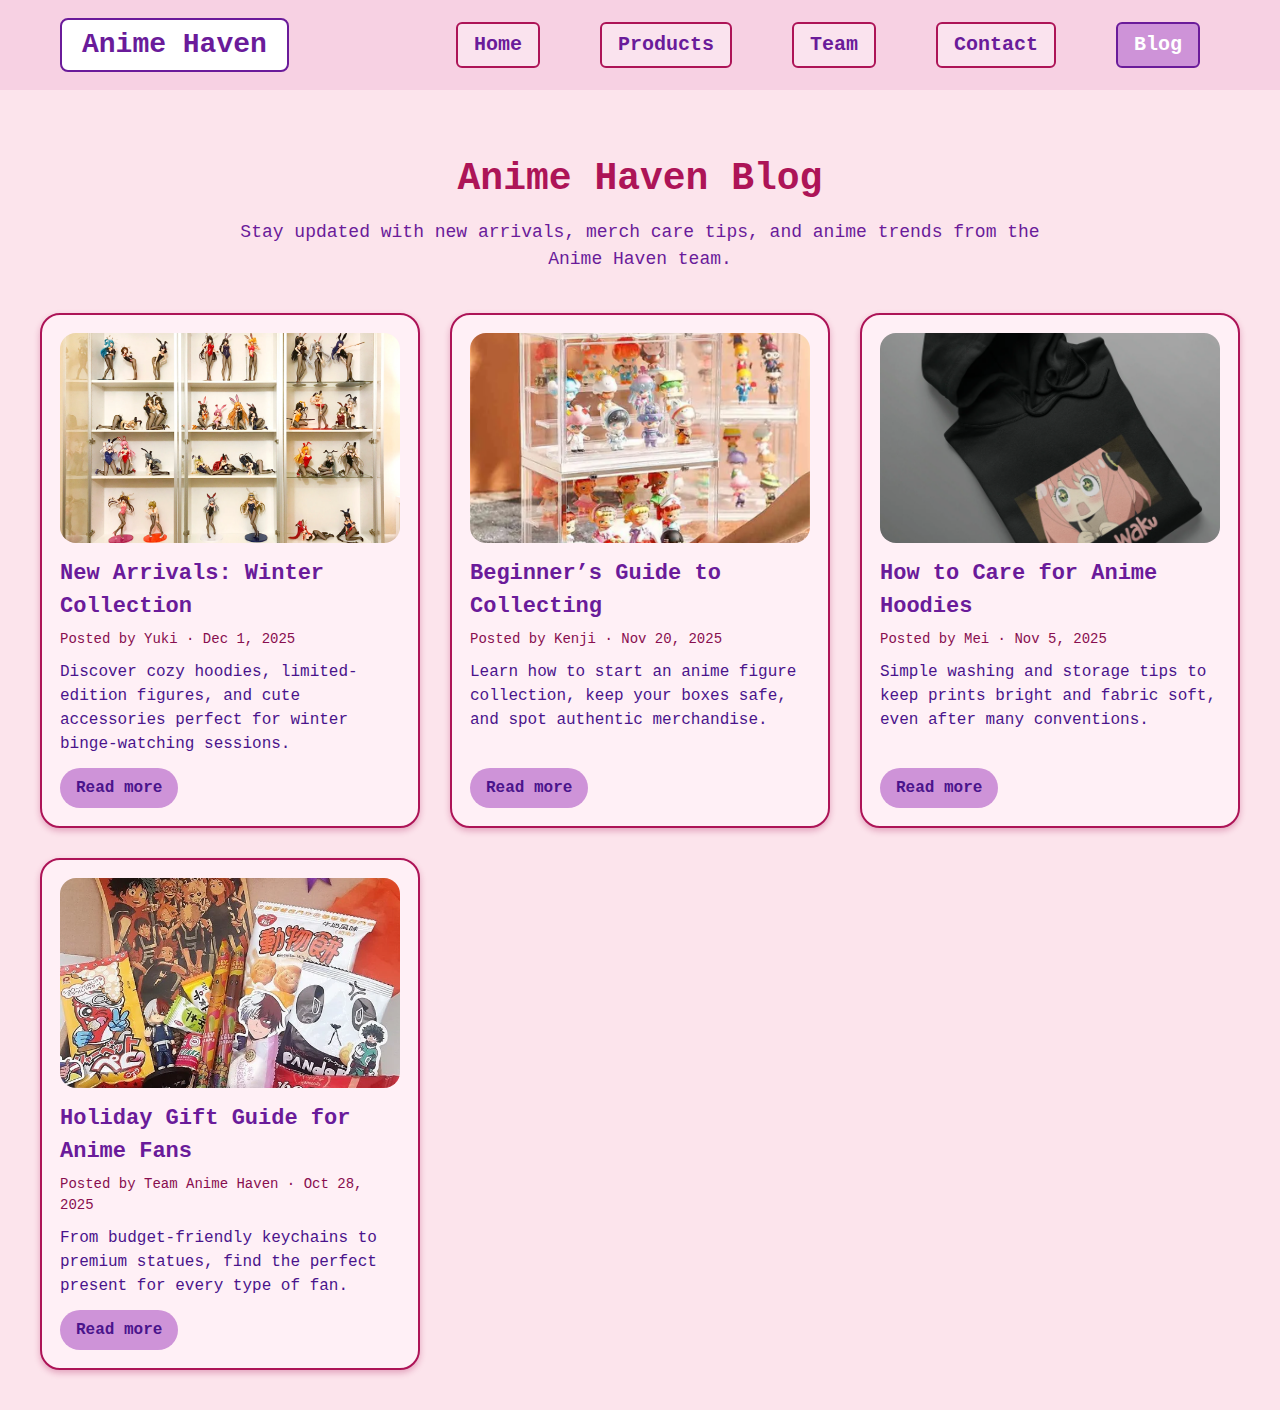
<file: blog.html>
<!DOCTYPE html>
<html lang="en">
<head>
    <meta charset="UTF-8">
    <title>Anime Haven - Blog</title>
    <meta name="viewport" content="width=device-width, initial-scale=1.0">
    <!-- link your existing stylesheet -->
    <link rel="stylesheet" href="style.css">
</head>
<body>

    <header class="menu">
        <nav class="cont">
            <h1 class="title">Anime Haven</h1>
            <ul class="menu">
                <li class="menu_item"><a class="global" href="index.html">Home</a></li>
                <li class="menu_item"><a class="global" href="products.html">Products</a></li>
                <li class="menu_item"><a class="global" href="teamcontact.html">Team</a></li>
                <li class="menu_item"><a class="global" href="contact.html">Contact</a></li>
                <li class="menu_item lasta"><a class="global" href="blog.html" aria-current="page">Blog</a></li>
            </ul>
        </nav>
    </header>

    <main class="blog">
        <section class="blog_intro">
            <h2 class="blog_title">Anime Haven Blog</h2>
            <p class="blog_subtitle">
                Stay updated with new arrivals, merch care tips, and anime trends from the Anime Haven team.
            </p>
        </section>

        <section class="blog_grid" aria-label="Latest blog posts">
            <article class="blog_post">
                <img src="img/displayanime.webp" alt="Display of new anime figures and posters" class="blog_img">
                <h3 class="blog_post_title">New Arrivals: Winter Collection</h3>
                <p class="blog_post_meta">Posted by Yuki · Dec 1, 2025</p>
                <p class="blog_post_excerpt">
                    Discover cozy hoodies, limited-edition figures, and cute accessories perfect for winter binge-watching sessions.
                </p>
                <a href="#" class="blog_read_more">Read more</a>
            </article>

            <article class="blog_post">
                <img src="img/boxanime.jpg" alt="Shelves filled with organized anime figure boxes" class="blog_img">
                <h3 class="blog_post_title">Beginner’s Guide to Collecting</h3>
                <p class="blog_post_meta">Posted by Kenji · Nov 20, 2025</p>
                <p class="blog_post_excerpt">
                    Learn how to start an anime figure collection, keep your boxes safe, and spot authentic merchandise.
                </p>
                <a href="#" class="blog_read_more">Read more</a>
            </article>

            <article class="blog_post">
                <img src="img/animehoodiefolded.webp" alt="Close-up of an anime hoodie being folded neatly" class="blog_img">
                <h3 class="blog_post_title">How to Care for Anime Hoodies</h3>
                <p class="blog_post_meta">Posted by Mei · Nov 5, 2025</p>
                <p class="blog_post_excerpt">
                    Simple washing and storage tips to keep prints bright and fabric soft, even after many conventions.
                </p>
                <a href="#" class="blog_read_more">Read more</a>
            </article>

            <article class="blog_post">
                <img src="img/giftanime.webp" alt="Gift-wrapped anime merch boxes with ribbons" class="blog_img">
                <h3 class="blog_post_title">Holiday Gift Guide for Anime Fans</h3>
                <p class="blog_post_meta">Posted by Team Anime Haven · Oct 28, 2025</p>
                <p class="blog_post_excerpt">
                    From budget-friendly keychains to premium statues, find the perfect present for every type of fan.
                </p>
                <a href="#" class="blog_read_more">Read more</a>
            </article>
        </section>
    </main>

</body>
</html>
</file>
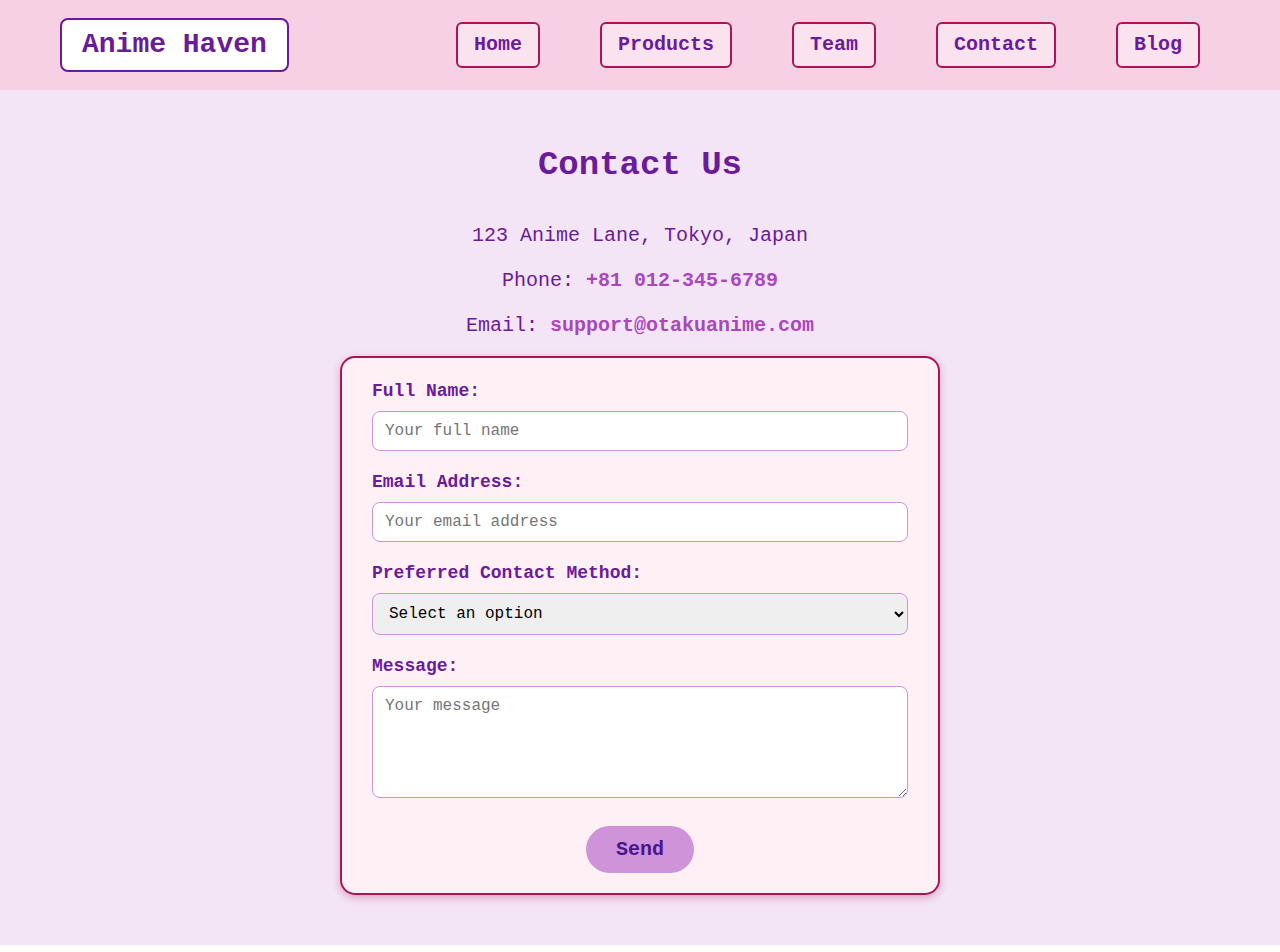
<file: contact.html>
<!DOCTYPE html>
<html lang="en">
<head>
    <meta charset="UTF-8" />
    <meta name="viewport" content="width=device-width, initial-scale=1" />
    <title>Otaku Anime Shop - Contact</title>
    <link rel="stylesheet" href="style.css" />
    <script src="form-validation.js" defer></script>
</head>
<body>
    <header class="menu">
        <nav class="cont">
            <h1 class="title">Anime Haven</h1>
            <ul class="menu">
                <li class="menu_item"><a class="global" href="index.html">Home</a></li>
                <li class="menu_item"><a class="global" href="products.html">Products</a></li>
                <li class="menu_item"><a class="global" href="teamcontact.html">Team</a></li>
                <li class="menu_item"><a class="global" href="contact.html">Contact</a></li>
                <li class="menu_item lasta"><a class="global" href="blog.html">Blog</a></li>
            </ul>
        </nav>
    </header>

    <section class="contacts" id="contact">
        <h2>Contact Us</h2>
        <p class="contacts_text_location">123 Anime Lane, Tokyo, Japan</p>
        <p class="contacts_text_phone">Phone: <a href="tel:+810123456789" class="contacts_text_phone_link">+81 012-345-6789</a></p>
        <p class="contacts_text_email">Email: <a href="mailto:support@otakuanime.com" class="contacts_text_email_link">support@otakuanime.com</a></p>
  
        <!-- Contact form -->
        <form class="contact_form" action="#" method="POST" novalidate>
            <label for="fullname">Full Name:</label>
            <input type="text" id="fullname" name="fullname" placeholder="Your full name" required />

            <label for="email">Email Address:</label>
            <input type="email" id="email" name="email" placeholder="Your email address" required />

            <label for="contact-method">Preferred Contact Method:</label>
            <select id="contact-method" name="contact-method" required>
                <option value="" disabled selected>Select an option</option>
                <option value="email">Email</option>
                <option value="phone">Phone</option>
                <option value="none">None</option>
            </select>

            <label for="message">Message:</label>
            <textarea id="message" name="message" rows="5" placeholder="Your message" required></textarea>

            <button type="submit" class="contact_button">Send</button>
        </form>
    </section>
</body>
</html>
</file>
<file: style.css>
/* === All content from style.css is pasted here === */
* {
    font-family: 'Roboto Mono', monospace;
    margin: 0;
    padding: 0;
    box-sizing: border-box;
}

/* === GLOBAL / LAYOUT === */

body {
    background-color: #ffffff;
    color: #4a148c;
    line-height: 1.5;
}

/* allow keyboard focus outline for all interactive elements */
a, button, input, textarea {
    outline-color: #6a1b9a;
    outline-offset: 2px;
}

/* NAVBAR */

.menu {
    display: flex;
    align-items: center;
    justify-content: center;
    height: 90px;
    background-color: #f7d1e3; /* light pink pastel */
    padding-top: 0;
}

nav {
    display: flex;
    align-items: center;
    justify-content: space-between;
    width: 100%;
    max-width: 1200px;
    padding: 0 20px;
}

.title {
    color: #6a1b9a;
    font-size: 28px;
    font-weight: bold;
    border: 2px solid #6a1b9a;
    border-radius: 8px;
    padding: 4px 20px;
    background-color: #ffffff;
    display: inline-block;
}

.menu ul {
    list-style-type: none;
    display: flex;
    flex-direction: row;
}

.menu .menu_item {
    list-style-type: none;
    display: flex;
    flex-direction: row;
    padding: 20px;
}

.lasta {
    margin-right: 0;
}

/* main nav links */
.global {
    margin-left: 20px;
    text-align: center;
    text-decoration: none;
    color: #6a1b9a;
    font-size: 20px;
    font-weight: bold;
    padding: 6px 16px;
    border-radius: 6px;
    background-color: rgba(255, 255, 255, 0.4);
    border: 2px solid #ad1457;
    display: inline-block;
    transition: all 0.3s ease;
}

.global:hover {
    background-color: #ce93d8;
    border-color: #6a1b9a;
    color: white;
    transform: scale(1.1);
    box-shadow: 0 4px 8px rgba(0,0,0,0.2);
}

/* show which page is current for accessibility */
.global[aria-current="page"] {
    background-color: #ce93d8;
    color: #ffffff;
    border-color: #6a1b9a;
}

/* HERO / MAIN HOME */

.main {
    height: 600px;
    padding-top: 80px;
    text-align: center;
    background: url("img/anime_background.jpg") center center/cover no-repeat;
    color: #d81b60;
}

.main_title {
    font-size: 90px;
    text-transform: uppercase;
    font-weight: bold;
    text-shadow: 2px 2px #5d1049;
    margin-bottom: 15px;
}

.main_subtitle {
    font-size: 40px;
    font-style: italic;
    color: #520e47;
    margin-bottom: 30px;
}

.main_button {
    height: 60px;
    width: 180px;
    font-size: 24px;
    background-color: #f48fb1;
    color: white;
    border: none;
    border-radius: 30px;
    cursor: pointer;
    box-shadow: 0 4px 6px rgba(244, 143, 177, 0.6);
}

.main_button:hover {
    background-color: #ce93d8;
    box-shadow: 0 6px 8px rgba(206, 147, 216, 0.8);
    transition: 0.3s ease;
}

/* ABOUT SECTION (home) */

.about {
    padding: 50px 40px;
    background-color: #fce4ec;
    overflow: hidden;
}

.about_title {
    font-size: 38px;
    color: #ad1457;
    font-style: italic;
    margin-bottom: 20px;
    text-align: center;
}

.about_img {
    width: 30%;
    float: right;
    border-radius: 15px;
    box-shadow: 0 4px 8px rgba(171, 20, 87, 0.3);
    margin-left: 20px;
}

.about_text {
    font-size: 22px;
    color: #880e4f;
    line-height: 1.6;
    text-align: justify;
}

/* SHARED CARD / GRID STYLES */

.products,
.team,
.featured_grid {
    display: flex;
    flex-wrap: wrap;
    gap: 24px;
    justify-content: center;
    align-items: stretch;
}

.products > .products_title,
.team > h2,
.featured_section > .featured_title {
    flex: 0 0 100%;
    text-align: center;
    margin-bottom: 12px;
    background: transparent;
    align-items: center;
}

/* PRODUCTS PAGE LAYOUT */

.products {
    padding: 60px 20px;
    background-color: #ffffff;
    display: grid;
    grid-template-columns: 320px 1fr;
    gap: 40px;
    align-items: start;
    position: relative;
}

/* vertical divider between sidebar and product grid */
.products::before {
    content: "";
    position: absolute;
    top: 0;
    bottom: 0;
    left: 320px;
    transform: translateX(20px);
    width: 0;
    border-left: 1px solid #e6dff0;
    pointer-events: none;
    z-index: 1;
}

/* purple background for sidebar column */
.products::after {
    content: "";
    position: absolute;
    top: 0;
    bottom: 0;
    left: 0;
    width: 360px;
    background-color: #f3e5f5;
    z-index: 0;
}

/* grid of product cards (4 per row, fixed width) */
.products_grid {
    display: grid;
    grid-template-columns: repeat(4, 290px);
    gap: 60px;
    justify-content: center;
    align-items: stretch;
    text-align: center;
}

/* section title spanning full width above grid */
.products_grid > .products_title {
    grid-column: 1 / -1;
}

/* Treat products title visually similar to team title */
.products_grid > .products_title {
    background-color: #fff5f7;
    border: 2px solid #e53935;
    border-radius: 12px;
    padding: 10px 14px;
    color: #6a1b9a;
    display: block;
    width: 100%;
    margin: 0;
    text-align: center;
}

/* TEAM title treatment */
.team > h2 {
    background-color: #fff5f7;
    border: 2px solid #e53935;
    border-radius: 12px;
    padding: 10px 14px;
    color: #6a1b9a;
    display: inline-block;
}

/* PRODUCTS SIDEBAR */

.products_filters {
    position: sticky;
    top: 0;
    align-self: stretch;
    background: transparent;
    border: 2px solid transparent;
    border-radius: 16px;
    padding: 16px;
    height: 100%;
    width: 100%;
    z-index: 2;
}

.products_filters h3 {
    margin-bottom: 10px;
    color: #6a1b9a;
    text-align: center;
}

.products_search {
    width: 100%;
    padding: 14px 16px;
    border-radius: 12px;
    border: 2px solid #ce93d8;
    outline: none;
    font-size: 18px;
}

.products_search:focus {
    border-color: #6a1b9a;
    box-shadow: 0 0 0 3px rgba(106, 27, 154, 0.1);
}

/* CARDS: products, team, featured */

.products_card,
.team_member,
.featured_card {
    display: flex;
    flex-direction: column;
    align-items: center;
    justify-content: flex-start;
    flex: 0 1 290px;
    box-sizing: border-box;
    padding: 16px;
}

/* images inside cards */
.products_img,
.featured_img,
.team_member img {
    width: 100%;
    height: 180px;
    object-fit: cover;
    border-radius: 12px;
    flex: 0 0 auto;
}

.products_title {
    font-size: 36px;
    color: #dfb4fa;
    margin-bottom: 50px;
}

/* product card appearance */
.products_card {
    width: 100%;
    margin: 0;
    vertical-align: top;
    border: 2px solid #fafafa;
    border-radius: 20px;
    background-color: #faf4fc;
    box-shadow: 2px 2px 8px rgba(106, 27, 154, 0.3);
    padding-bottom: 15px;
    transition: transform 0.3s ease, box-shadow 0.3s ease;
}

.products_card:hover {
    transform: translateY(-10px);
    box-shadow: 0 12px 24px rgba(106, 27, 154, 0.4);
}

/* ensure uniform product image size */
.products_img {
    width: 100%;
    height: 180px;
    display: block;
    object-fit: cover;
}

.products_card h3 {
    color: #6a1b9a;
    margin: 15px 0 8px 0;
}

.products_card p {
    font-size: 16px;
    color: #4a148c;
    padding: 0 10px;
    margin-bottom: 10px;
    flex: 1;
}

.products_button {
    display: block;
    margin: 0 auto;
    margin-top: auto;
    align-self: center;
    padding: 10px 20px;
    border-radius: 30px;
    background-color: #ce93d8;
    color: #4a148c;
    font-weight: bold;
    cursor: pointer;
    border: none;
    transition: background-color 0.3s ease;
}

.products_button:hover {
    background-color: #6a1b9a;
    color: white;
}

/* TEAM SECTION (teamcontact page) */

.team {
    background-color: #fce4ec;
    padding: 50px 20px;
    text-align: center;
}

.team h2 {
    font-size: 36px;
    color: #ad1457;
    margin-bottom: 50px;
    background: transparent;
    align-items: center;
}

.team_member {
    display: inline-block;
    width: 250px;
    margin: 0 15px 40px 15px;
    border: 2px solid #ad1457;
    border-radius: 15px;
    padding: 15px;
    background-color: #fff0f6;
    box-shadow: 0 3px 6px rgba(173, 20, 87, 0.3);
    vertical-align: top;
}

.team_member img {
    width: 90%;
    height: auto;
    border-radius: 50%;
    margin-bottom: 15px;
}

.team_member_name {
    font-size: 26px;
    color: #6a1b9a;
    margin-bottom: 10px;
}

.team_member_description {
    font-size: 18px;
    color: #880e4f;
    margin-bottom: 15px;
}

.team_member_email {
    display: block;
    background-color: #ad1457;
    color: white;
    text-decoration: none;
    font-style: italic;
    font-size: 16px;
    padding: 8px 10px;
    border-radius: 20px;
    text-align: center;
}

.team_member_email:hover {
    background-color: #6a1b9a;
    transition: 0.3s ease;
}

/* CONTACT SECTION */

.contacts {
    padding: 50px 40px;
    background-color: #f3e5f5;
    color: #6a1b9a;
    font-size: 20px;
}

.contacts h2 {
    text-align: center;
    font-size: 34px;
    margin-bottom: 30px;
}

.contacts_text_location,
.contacts_text_phone,
.contacts_text_email {
    margin-bottom: 15px;
    text-align: center;
}

.contacts_text_phone_link,
.contacts_text_email_link {
    text-decoration: none;
    color: #ab47bc;
    font-weight: bold;
}

.contacts_text_phone_link:hover,
.contacts_text_email_link:hover {
    color: #6a1b9a;
    transition: 0.3s ease;
}

/* Contact form styles */

.contact_form {
    max-width: 600px;
    margin: 0 auto;
    text-align: left;
    padding: 20px 30px;
    background-color: #fff0f6;
    border: 2px solid #ad1457;
    border-radius: 15px;
    box-shadow: 0 3px 8px rgba(173, 20, 87, 0.3);
}

.contact_form label {
    display: block;
    margin-bottom: 6px;
    font-weight: bold;
    color: #6a1b9a;
    font-size: 18px;
}

.contact_form input[type="text"],
.contact_form input[type="email"],
.contact_form textarea,
.contact_form select {
    width: 100%;
    padding: 10px 12px;
    margin-bottom: 18px;
    border-radius: 8px;
    border: 1px solid #ce93d8;
    font-size: 16px;
    font-family: 'Roboto Mono', monospace;
    resize: vertical;
}

.contact_form input[type="text"]:focus,
.contact_form input[type="email"]:focus,
.contact_form textarea:focus,
.contact_form select:focus {
    border-color: #6a1b9a;
    outline: none;
}

.contact_button {
    background-color: #ce93d8;
    color: #4a148c;
    border: none;
    border-radius: 30px;
    padding: 12px 30px;
    font-size: 20px;
    cursor: pointer;
    font-weight: bold;
    display: block;
    margin: 0 auto;
    transition: background-color 0.3s ease;
}

.contact_button:hover {
    background-color: #6a1b9a;
    color: white;
}

/* AD IMAGE */

#ad-img {
    display: block;
    margin: 20px auto;
    width: 300px;
    border-radius: 15px;
    border: 3px solid #ffb6c1;
    box-shadow: 0 0 15px #ffc0cb;
    transition: transform 0.3s ease, box-shadow 0.3s ease;
    filter: brightness(1.05) saturate(1.2);
}

.ad-wrapper {
    text-align: center;
}

#ad-img:hover {
    transform: scale(1.05);
    box-shadow: 0 0 25px #ff99cc;
}

/* FEATURED SECTION (home or products) */

.featured_section {
    background-color: #fce4ec;
    padding: 40px 20px;
    text-align: center;
    margin-top: 40px;
}

.featured_title {
    font-size: 36px;
    color: #ad1457;
    margin-bottom: 35px;
    font-style: italic;
}

.featured_grid {
    display: flex;
    flex-wrap: wrap;
    justify-content: center;
    gap: 25px;
}

.featured_card {
    background-color: #fff0f6;
    border: 2px solid #ad1457;
    border-radius: 20px;
    width: 230px;
    box-shadow: 0 3px 6px rgba(173, 20, 87, 0.3);
    padding: 15px;
    transition: transform 0.3s ease, box-shadow 0.3s ease;
}

.featured_card:hover {
    transform: translateY(-10px);
    box-shadow: 0 12px 24px rgba(173, 20, 87, 0.5);
}

.featured_img {
    width: 100%;
    border-radius: 15px;
    margin-bottom: 15px;
    object-fit: cover;
    height: 200px;
}

.featured_card h3 {
    font-size: 22px;
    color: #6a1b9a;
    margin-bottom: 8px;
}

.featured_card p {
    font-size: 16px;
    color: #880e4f;
}

/* === BLOG PAGE STYLES (new) === */

.blog {
    padding: 60px 20px 40px 20px;
    background-color: #fce4ec;
}

.blog_intro {
    max-width: 800px;
    margin: 0 auto 40px auto;
    text-align: center;
}

.blog_title {
    font-size: 38px;
    color: #ad1457;
    margin-bottom: 12px;
}

.blog_subtitle {
    font-size: 18px;
    color: #6a1b9a;
}

.blog_grid {
    display: grid;
    grid-template-columns: repeat(3, minmax(260px, 1fr));
    gap: 30px;
    max-width: 1200px;
    margin: 0 auto;
}

.blog_post {
    background-color: #fff0f6;
    border-radius: 20px;
    border: 2px solid #ad1457;
    padding: 18px;
    box-shadow: 0 3px 6px rgba(173, 20, 87, 0.3);
    display: flex;
    flex-direction: column;
}

.blog_img {
    width: 100%;
    height: 210px;
    border-radius: 16px;
    object-fit: cover;
    margin-bottom: 14px;
}

.blog_post_title {
    font-size: 22px;
    color: #6a1b9a;
    margin-bottom: 6px;
}

.blog_post_meta {
    font-size: 14px;
    color: #880e4f;
    margin-bottom: 10px;
}

.blog_post_excerpt {
    font-size: 16px;
    color: #4a148c;
    margin-bottom: 12px;
    flex: 1;
}

.blog_read_more {
    align-self: flex-start;
    text-decoration: none;
    font-weight: bold;
    padding: 8px 16px;
    border-radius: 20px;
    background-color: #ce93d8;
    color: #4a148c;
    border: none;
    transition: background-color 0.3s ease;
}

.blog_read_more:hover {
    background-color: #6a1b9a;
    color: #ffffff;
}

/* === UNIFORM IMAGE CROPPING ===
   Make product/featured/team images same width & height
*/

.products_img,
.featured_img,
.products_card img,
.featured_card img {
    width: 220px !important;
    height: 220px !important;
    object-fit: cover !important;
    display: block;
    margin: 0 auto 12px auto;
    border-radius: 12px !important;
    flex: 0 0 auto;
}

.team_member img,
.team_member .team_img {
    width: 220px !important;
    height: 220px !important;
    object-fit: cover !important;
    border-radius: 50% !important;
    display: block;
    margin: 0 auto 12px auto;
    flex: 0 0 auto;
}

/* Ensure any special classes (like attack_titan) don't override the uniform sizing */

.attack_titan.products_img,
.attack_titan.featured_img {
    width: 220px !important;
    height: 220px !important;
    object-fit: cover !important;
}

/* === RESPONSIVE & ACCESSIBILITY IMPROVEMENTS === */

/* Medium screens (tablets) */
@media (max-width: 992px) {
    .main {
        height: auto;
        padding: 60px 20px;
    }

    .main_title {
        font-size: 60px;
    }

    .main_subtitle {
        font-size: 28px;
    }

    .products {
        grid-template-columns: 260px 1fr;
    }

    .products::before {
        left: 260px;
        transform: translateX(20px);
    }

    .products::after {
        width: 300px;
    }

    .products_grid {
        grid-template-columns: repeat(2, 260px);
        gap: 30px;
    }

    .blog_grid {
        grid-template-columns: repeat(2, minmax(260px, 1fr));
    }
}

/* Small screens (phones) */
@media (max-width: 768px) {

    /* stack nav vertically */
    nav {
        flex-direction: column;
        align-items: flex-start;
        gap: 8px;
    }

    .menu {
        height: auto;
        padding: 10px 16px;
    }

    .menu ul {
        flex-wrap: wrap;
        justify-content: flex-start;
        padding-left: 0;
    }

    .menu .menu_item {
        padding: 8px 4px;
    }

    .global {
        font-size: 16px;
        padding: 6px 10px;
        margin-left: 8px;
    }

    .title {
        margin-bottom: 6px;
        font-size: 22px;
    }

    .about_img {
        width: 80%;
        float: none;
        display: block;
        margin: 15px auto;
    }

    .about {
        padding: 30px 20px;
    }

    .products {
        grid-template-columns: 1fr;
        gap: 30px;
    }

    .products::before,
    .products::after {
        display: none;
    }

    .products_filters {
        position: static;
        background-color: #f3e5f5;
        border-color: #ce93d8;
    }

    .products_grid {
        grid-template-columns: minmax(260px, 1fr);
        gap: 25px;
    }

    .products_card {
        width: 100%;
        margin: 0 auto;
    }

    .team_member {
        width: 80%;
        margin: 20px auto;
    }

    .main_title {
        font-size: 50px;
    }

    .main_subtitle {
        font-size: 24px;
    }

    .blog {
        padding: 40px 16px;
    }

    .blog_grid {
        grid-template-columns: minmax(260px, 1fr);
    }
}

/* Extra small screens */
@media (max-width: 480px) {
    .products_img,
    .featured_img,
    .team_member img {
        width: 140px !important;
        height: 140px !important;
    }

    .main_title {
        font-size: 36px;
    }

    .main_subtitle {
        font-size: 20px;
    }

    .about_text {
        font-size: 18px;
    }

    .blog_img {
        height: 180px;
    }
}

/* FIX: Added styles to correct the sidebar/grid overlap.
  This block is placed *after* the main styles to override them.
  It uses flexbox and overrides the conflicting 'position' and 'width' properties.
*/

/* Use flexbox on the main products container */
.products {
    display: flex;
    flex-wrap: wrap; /* Allows stacking on small screens */
    padding: 20px; 
    gap: 20px; /* Creates space between sidebar and grid */
    
    /* Remove grid-specific styles */
    grid-template-columns: none; 
    
    /* Remove pseudo-elements that depended on grid layout */
    position: static;
}

.products::before,
.products::after {
    display: none;
}

/* Define the sidebar's size and fix its layout */
.products_filters {
    flex-basis: 240px; /* Set a specific width for the sidebar */
    flex-shrink: 0; /* Prevent the sidebar from shrinking */
    
    /* This is the key fix: 
       Override 'position: sticky' which caused the overlap. */
    position: static; 
    
    /* Ensures sidebar doesn't extend unnecessarily */
    height: fit-content; 
    
    /* Override the problematic width: 100% from style.css */
    width: auto; 
    
    /* Add back a background since the ::after is gone */
    background-color: #f3e5f5;
    border: 2px solid #ce93d8;
}

/* Ensure the product grid takes up the remaining space */
.products_grid {
    flex: 1; /* Allows the grid to grow and fill available space */
    /* Set a min-width to prevent it from getting too squished */
    min-width: 300px;
    
    /* Override grid-specific styles from main CSS */
    display: flex;
    flex-wrap: wrap;
    grid-template-columns: none;
}

/* Make title display correctly in new flex layout */
.products_grid > .products_title {
    grid-column: auto; /* Reset grid-item property */
    flex-basis: 100%; /* Make title span full width */
}
</file>
